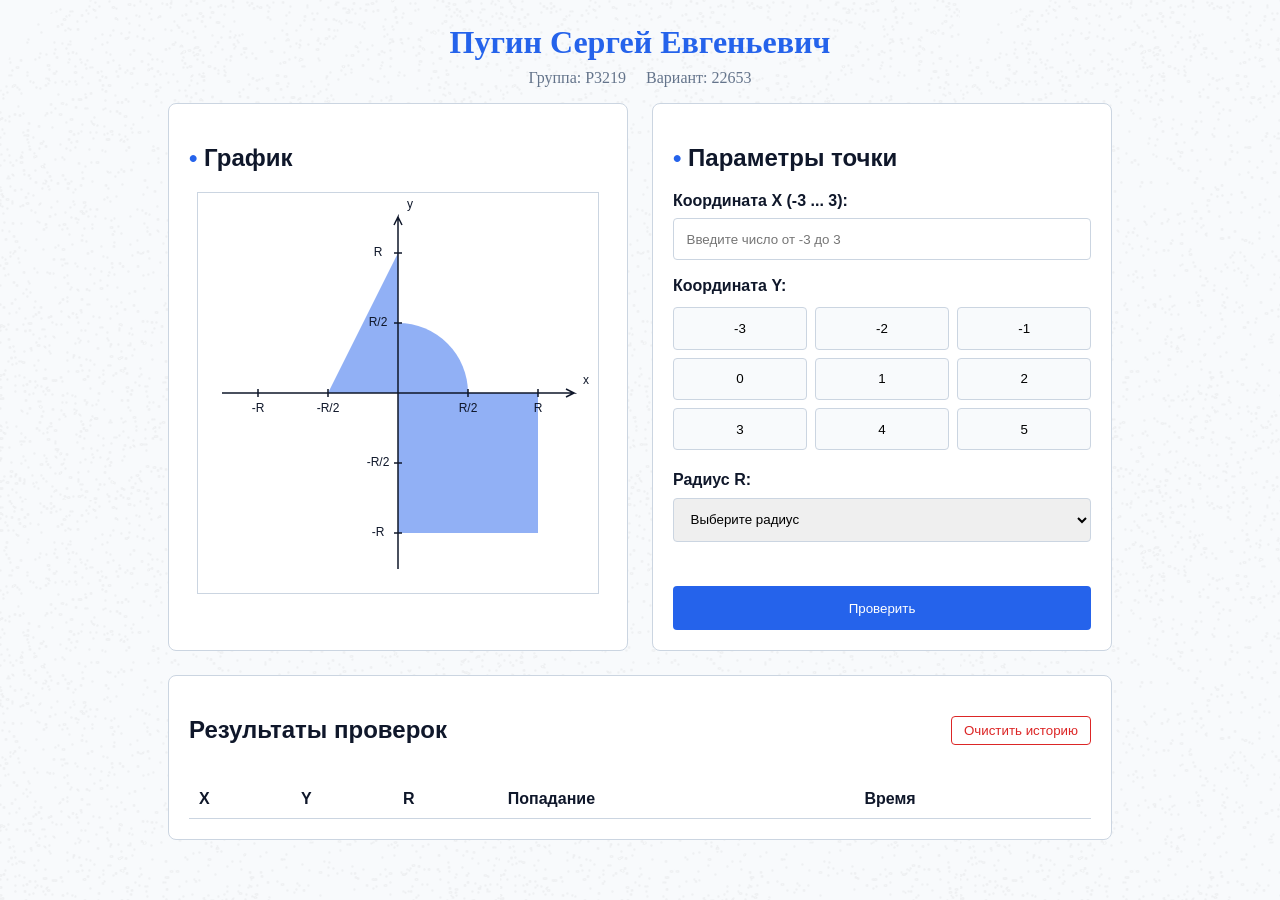
<file: 3_Web/lab1/src/index.html>
<!doctype html>
<html lang="ru">

<head>
  <meta charset="UTF-8" />
  <meta name="viewport" content="width=device-width, initial-scale=1.0" />
  <title>Лабораторная работа №1 | Веб-программирование</title>
  <link rel="stylesheet" href="assets/css/style.css" />
  <!--<style>
        /* TODO: сюда нужно будет добавить стили, если надо строго по ТЗ */
    </style>-->
  <script type="module" src="assets/js/main.js"></script>
</head>

<body>
  <header id="header">
    <h1 class="author">Пугин Сергей Евгеньевич</h1>
    <div class="group">Группа: P3219</div>
    <div class="var">Вариант: 22653</div>
  </header>

  <main class="content">
    <section class="card graph">
      <h2>График</h2>
      <canvas id="graph" width="400" height="400">
        В вашем браузере Canvas не поддерживается
      </canvas>
    </section>

    <section class="card points">
      <h2>Параметры точки</h2>
      <form id="point-form" novalidate>
        <div class="form-row x">
          <label for="x-val">Координата X (-3 ... 3):</label>
          <input type="text" id="x-val" name="x" placeholder="Введите число от -3 до 3" autocomplete="off" />
        </div>
        <div class="form-row y">
          <label>Координата Y:</label>
          <div class="buttons-row">
            <button type="button" class="y-btn" value="-3">-3</button>
            <button type="button" class="y-btn" value="-2">-2</button>
            <button type="button" class="y-btn" value="-1">-1</button>
            <button type="button" class="y-btn" value="0">0</button>
            <button type="button" class="y-btn" value="1">1</button>
            <button type="button" class="y-btn" value="2">2</button>
            <button type="button" class="y-btn" value="3">3</button>
            <button type="button" class="y-btn" value="4">4</button>
            <button type="button" class="y-btn" value="5">5</button>
          </div>
          <input type="hidden" id="y-val" name="y" value="" />
        </div>
        <div class="form-row r">
          <label for="r-val">Радиус R:</label>
          <select id="r-val" name="r">
            <option value="" disabled selected>Выберите радиус</option>
            <option value="1">1</option>
            <option value="2">2</option>
            <option value="3">3</option>
            <option value="4">4</option>
            <option value="5">5</option>
          </select>
        </div>

        <div id="error-box" class="error"></div>

        <button type="submit" class="submit-btn">Проверить</button>
      </form>
    </section>
  </main>

  <section class="results">
    <div class="toolbar">
      <h2>Результаты проверок</h2>
      <button type="button" id="clear-btn">Очистить историю</button>
    </div>

    <table>
      <thead>
        <tr>
          <th>X</th>
          <th>Y</th>
          <th>R</th>
          <th>Попадание</th>
          <th>Время </th>
        </tr>
      </thead>
      <tbody id="history"></tbody>
    </table>
  </section>
</body>

</html>
</file>
<file: 3_Web/lab1/src/assets/css/style.css>
:root {
  --bg-page: #f8fafc;
  --bg-card: #ffffff;
  --text-main: #0f172a;
  --text-muted: #64748b;
  --border-color: #cbd5e1;

  --accent: #2563eb;
  --accent-hover: #1d4ed8;
  --color-green: #16a34a;
  --color-red: #dc2626;

  --graph-figure: rgba(37, 99, 235, 0.5);
}

*,
*::before,
*::after {
  box-sizing: border-box;
}

body {
  background-color: var(--bg-page);
  background-image: url('../images/background.webp');
  color: var(--text-main);
  font-family: sans-serif;
}

#header {
  font-family: cursive;
  font-size: 16px;
  color: var(--accent);
  text-align: center;
  padding: 16px;
}

#header>.author {
  margin: 0 0 8px 0;
}

.group,
.var {
  display: inline-block;
  margin: 0 8px 0;
  color: var(--text-muted);
}

.content {
  display: flex;
  justify-content: center;
  gap: 24px;
  flex-wrap: wrap;
}

.card {
  background-color: var(--bg-card);
  border: 1px solid var(--border-color);
  border-radius: 8px;
  padding: 20px;
  flex: 1 1 400px;
  max-width: 460px;
}

.card>h2::before {
  content: "• ";
  color: var(--accent);
}

#graph {
  display: block;
  margin: auto;
  border: 1px solid var(--border-color);
  background-color: var(--bg-card);
}

.form-row {
  margin-bottom: 4%;
}

.form-row>label {
  display: block;
  margin-bottom: 2%;
  font-weight: bold;
}

.form-row>input[type="text"],
.form-row>select {
  width: 100%;
  padding: 3%;
  border: 1px solid var(--border-color);
  border-radius: 4px;
}

.buttons-row {
  display: flex;
  flex-wrap: wrap;
  gap: 2%;
}

.y-btn {
  flex: 1 0 28%;
  padding: 3%;
  margin: 1% 0;
  background-color: var(--bg-page);
  border: 1px solid var(--border-color);
  border-radius: 4px;
  cursor: pointer;
  transition: all 0.2s ease-in-out;
}

.y-btn:hover {
  background-color: var(--border-color);
}

.y-btn.active {
  background-color: var(--accent);
  color: var(--bg-card);
}

.submit-btn {
  width: 100%;
  padding: 3.5%;
  background-color: var(--accent);
  color: var(--bg-card);
  border: none;
  border-radius: 4px;
  cursor: pointer;
}

.submit-btn:hover {
  background-color: var(--accent-hover);
}

/*TODO: check*/
.error {
  color: var(--color-red);
  margin: 2% 0;
  min-height: 1.2em;
}

.results {
  max-width: 944px;
  margin: 24px auto 0 auto;
  background-color: var(--bg-card);
  border: 1px solid var(--border-color);
  border-radius: 8px;
  padding: 20px;
  overflow-x: auto;
}

.toolbar {
  display: flex;
  justify-content: space-between;
  align-items: center;
  margin-bottom: 16px;
}

#clear-btn {
  padding: 6px 12px;
  background-color: transparent;
  color: var(--color-red);
  border: 1px solid var(--color-red);
  border-radius: 4px;
  cursor: pointer;
  transition: all 0.2s ease-in-out;
}

#clear-btn:hover {
  background-color: var(--color-red);
  color: var(--bg-card);
}

table {
  width: 100%;
  border-collapse: collapse;
  text-align: left;
}

th,
td {
  padding: 10px;
  border-bottom: 1px solid var(--border-color);
}

.hit-yes {
  color: var(--color-green);
  font-weight: bold;
}

.hit-no {
  color: var(--color-red);
  font-weight: bold;
}
</file>
